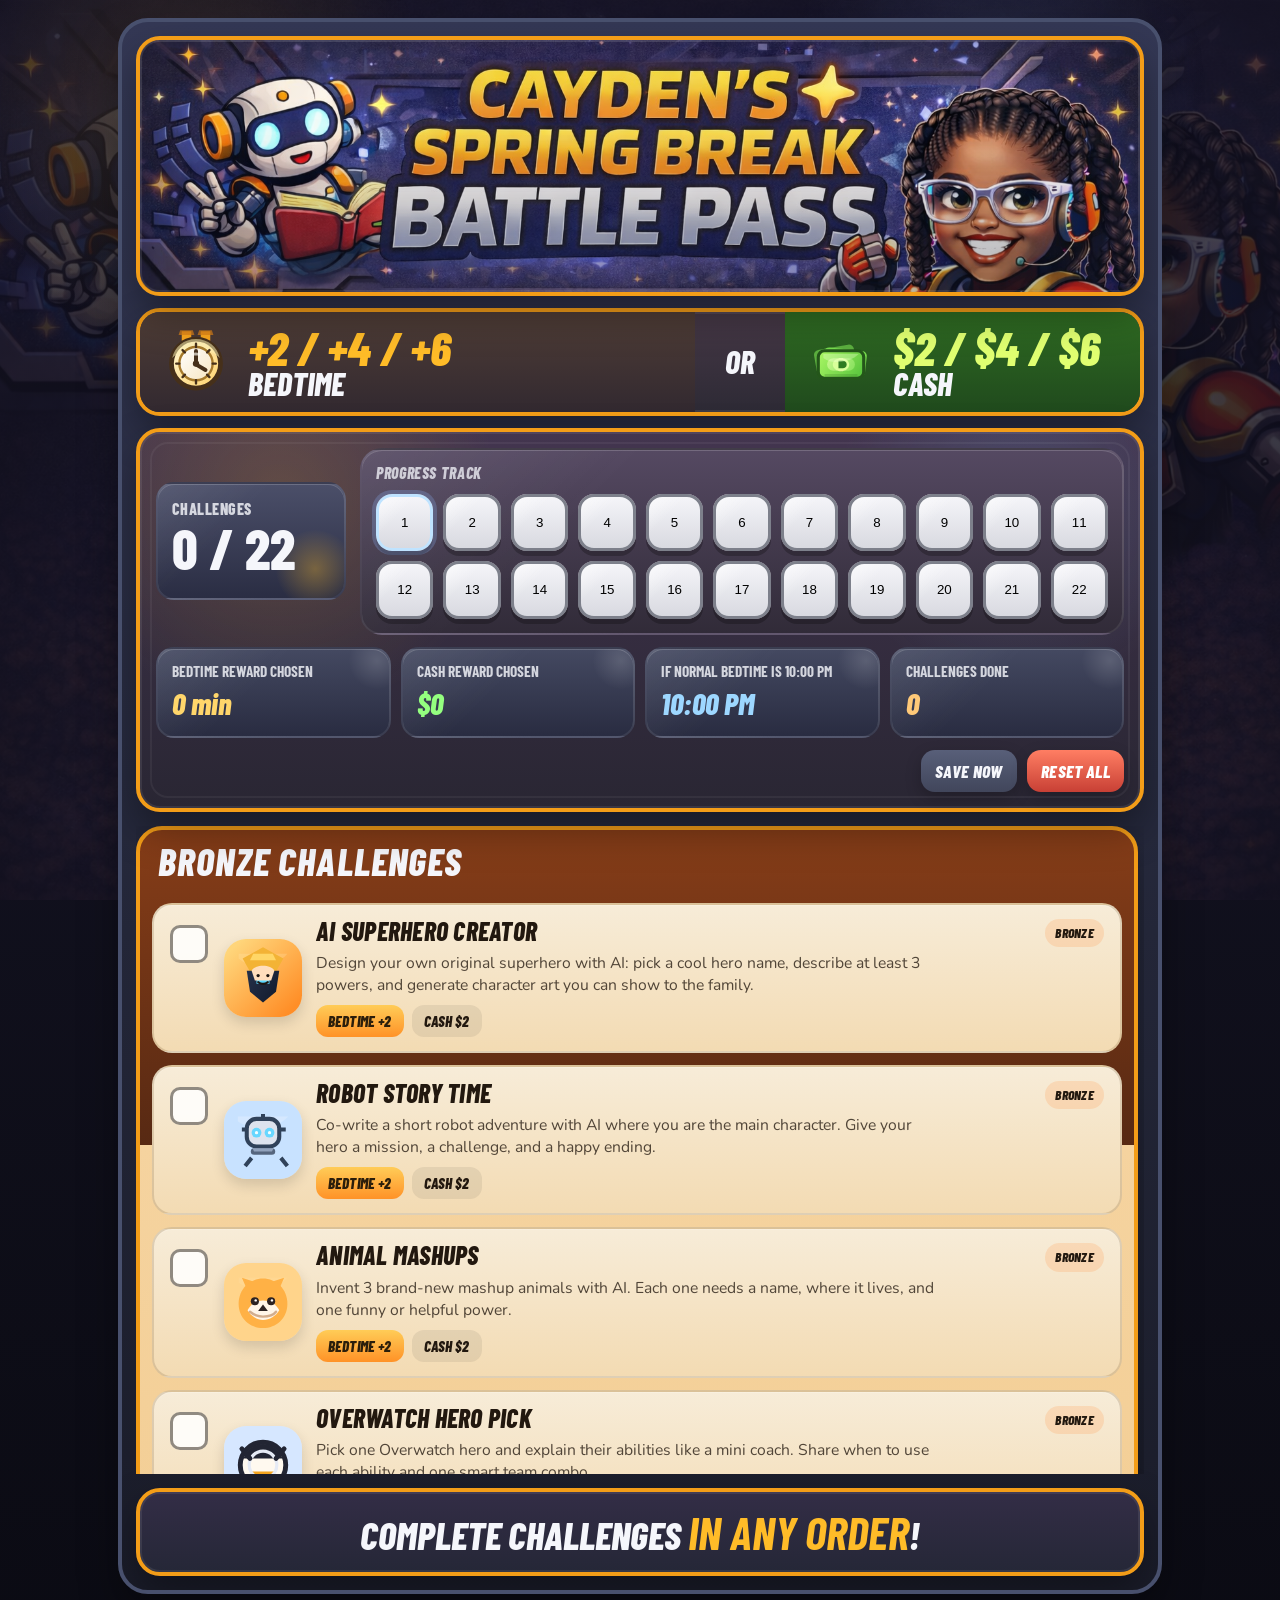
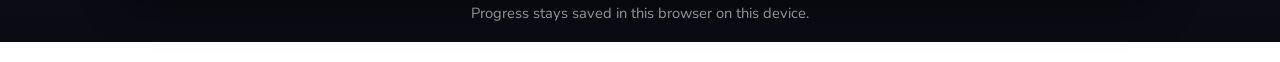
<file: index.html>
<!doctype html>
<html lang="en">
  <head>
    <meta charset="UTF-8" />
    <meta name="viewport" content="width=device-width, initial-scale=1.0" />
    <title>Spring Break Battle Pass</title>
    <meta http-equiv="refresh" content="0; url=./spring-break-battle-pass/" />
  </head>
  <body>
    <p>
      Redirecting to
      <a href="./spring-break-battle-pass/">Spring Break Battle Pass</a>...
    </p>
  </body>
</html>
</file>
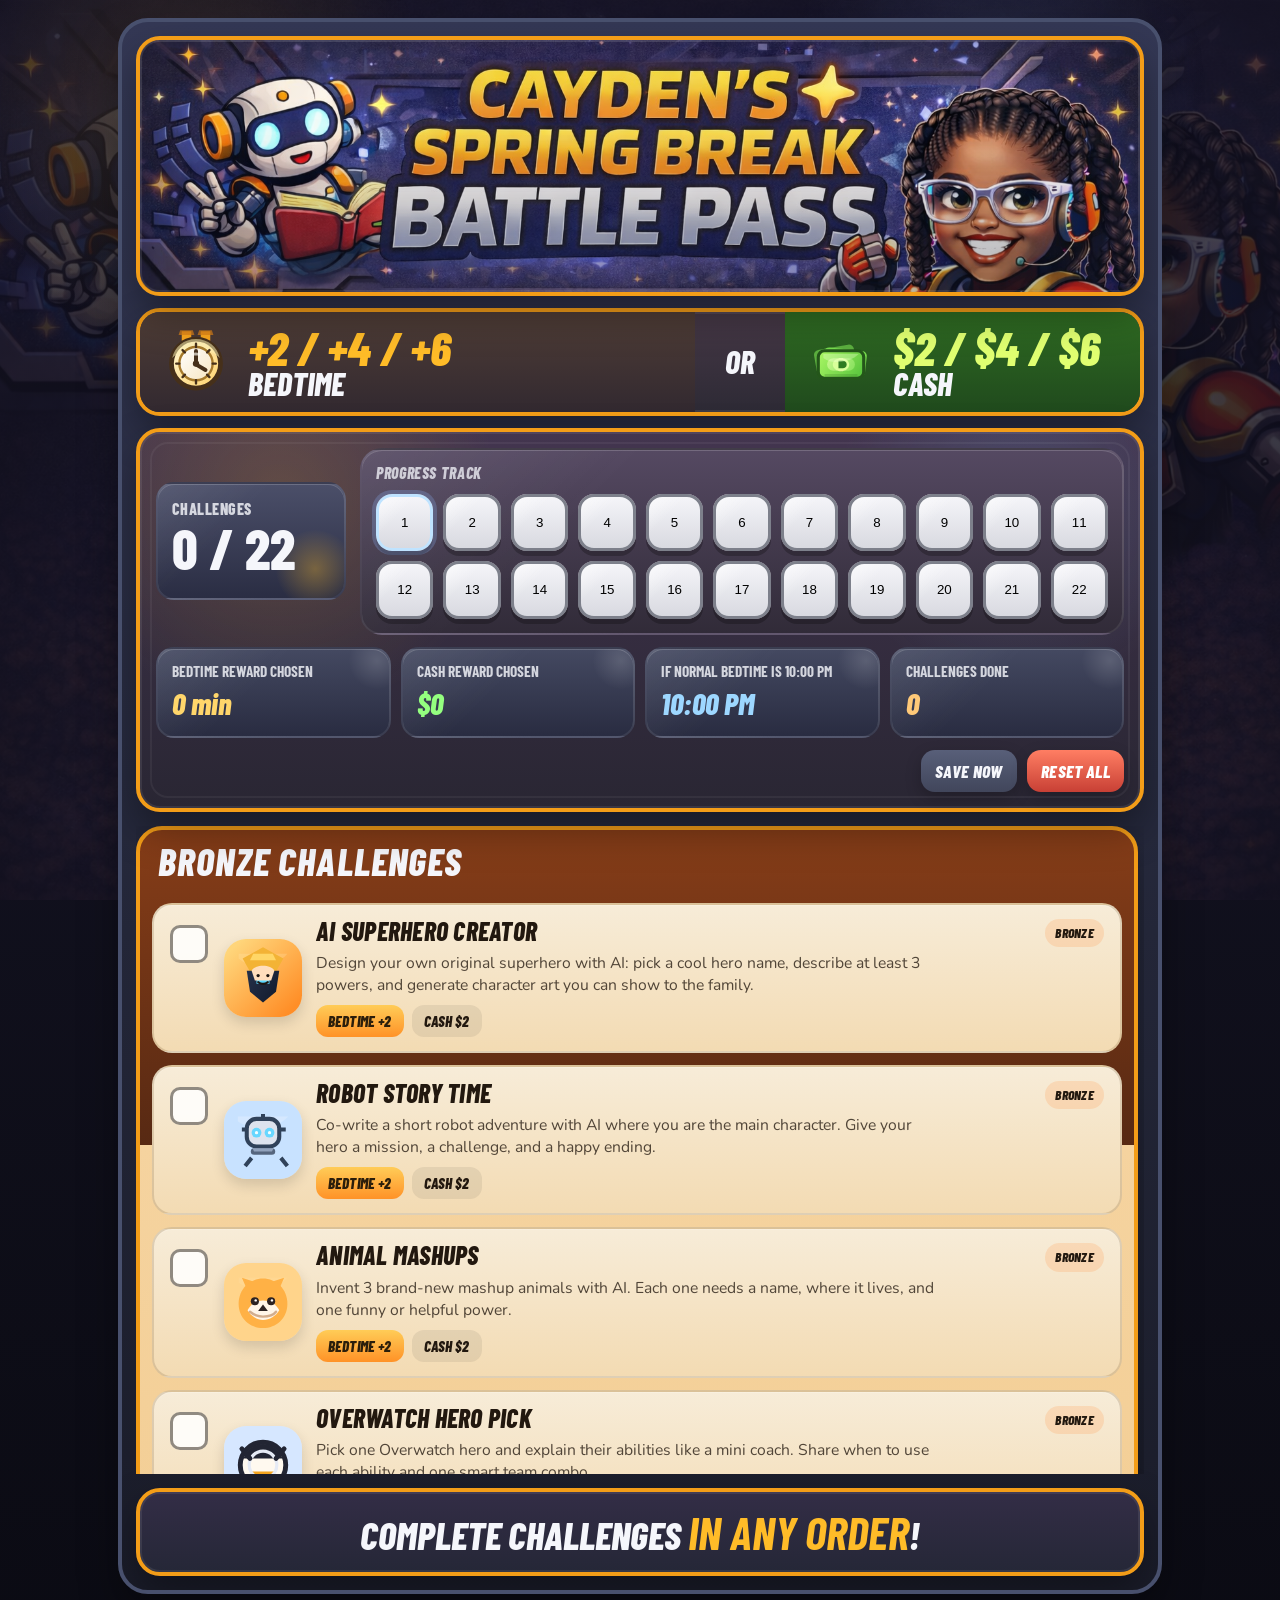
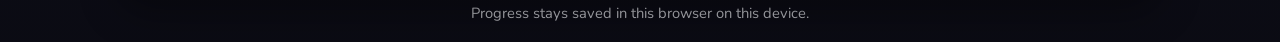
<file: spring-break-battle-pass/index.html>
<!doctype html>
<html lang="en">
  <head>
    <meta charset="UTF-8" />
    <meta name="viewport" content="width=device-width, initial-scale=1.0" />
    <title>Spring Break Battle Pass</title>
    <link rel="preconnect" href="https://fonts.googleapis.com" />
    <link rel="preconnect" href="https://fonts.gstatic.com" crossorigin />
    <link
      href="https://fonts.googleapis.com/css2?family=Barlow+Condensed:wght@600;700;800&family=Nunito:wght@700;800;900&display=swap"
      rel="stylesheet"
    />
    <style>
      :root {
        --bg-top: #292b48;
        --bg-bottom: #121420;
        --shell: #2a2d41;
        --shell-2: #1f2232;
        --frame: #f39d18;
        --frame-dark: #7d420f;
        --ink: #22180f;
        --cream: #f7ecd8;
        --cream-2: #ecd8ae;
        --silver: #dce6f6;
        --silver-2: #b9c6dc;
        --gold: #ffe59d;
        --gold-2: #efc55a;
        --bronze-head: #6a3415;
        --silver-head: #384d6f;
        --gold-head: #845711;
        --text: #f5f6fb;
        --muted: rgba(245, 246, 251, 0.82);
        --shadow: 0 18px 38px rgba(0, 0, 0, 0.34);
      }

      * {
        box-sizing: border-box;
      }

      body {
        margin: 0;
        min-height: 100vh;
        color: var(--text);
        font-family: Nunito, system-ui, sans-serif;
        line-height: 1.35;
        -webkit-font-smoothing: antialiased;
        text-rendering: optimizeLegibility;
        background:
          linear-gradient(rgba(20, 18, 34, 0.78), rgba(10, 10, 18, 0.9)),
          url("./caydens-spring-break-battle-pass.png") center top / cover fixed no-repeat,
          linear-gradient(180deg, var(--bg-top), var(--bg-bottom));
      }

      body::before {
        content: "";
        position: fixed;
        inset: 0;
        pointer-events: none;
        background:
          radial-gradient(circle at 15% 12%, rgba(255, 188, 40, 0.12), transparent 18%),
          radial-gradient(circle at 78% 8%, rgba(127, 164, 255, 0.12), transparent 16%);
      }

      .wrap {
        max-width: 1080px;
        margin: 0 auto;
        padding: 18px;
      }

      .board {
        background: linear-gradient(180deg, #343855, #232638 58%, #1a1c29);
        border: 4px solid #48506d;
        border-radius: 30px;
        box-shadow: var(--shadow);
        padding: 14px;
        backdrop-filter: blur(6px);
        overflow: hidden;
      }

      .banner,
      .reward-strip,
      .progress-panel,
      .footer-banner {
        border-radius: 24px;
        border: 4px solid var(--frame);
        box-shadow: inset 0 0 0 2px rgba(255, 255, 255, 0.08), var(--shadow);
      }

      .banner {
        min-height: 260px;
        display: block;
        padding: 0;
        background:
          linear-gradient(rgba(255, 255, 255, 0.02), rgba(255, 255, 255, 0.02)),
          url("./caydens-spring-break-battle-pass.png") center 8% / cover no-repeat;
        position: relative;
      }

      .banner::before {
        content: "";
        position: absolute;
        inset: 0;
        border-radius: 18px;
        box-shadow: inset 0 -90px 80px rgba(17, 17, 28, 0.28), inset 0 0 0 2px rgba(255, 255, 255, 0.06);
        pointer-events: none;
      }

      .sr-only {
        position: absolute;
        width: 1px;
        height: 1px;
        padding: 0;
        margin: -1px;
        overflow: hidden;
        clip: rect(0, 0, 0, 0);
        white-space: nowrap;
        border: 0;
      }

      .reward-strip {
        margin-top: 12px;
        display: grid;
        grid-template-columns: 1.25fr 90px 0.8fr;
        overflow: hidden;
        background: linear-gradient(180deg, #463846, #2d2a35);
      }

      .reward-panel,
      .reward-or {
        display: flex;
        align-items: center;
      }

      .reward-panel {
        gap: 14px;
        padding: 12px 18px;
        text-transform: uppercase;
        min-height: 92px;
      }

      .reward-panel.bedtime {
        background: linear-gradient(180deg, #4f3d36, #322930);
      }

      .reward-panel.cash {
        background: linear-gradient(180deg, #2f6b22, #204a1d);
      }

      .reward-or {
        justify-content: center;
        font-family: "Barlow Condensed", sans-serif;
        font-size: 2rem;
        font-style: italic;
        font-weight: 800;
      }

      .reward-icon {
        width: 76px;
        height: 76px;
        object-fit: contain;
        flex: 0 0 76px;
      }

      .reward-label {
        font-family: "Barlow Condensed", sans-serif;
        font-style: italic;
        font-weight: 800;
        line-height: 0.9;
        text-wrap: balance;
      }

      .reward-label .big {
        display: block;
        font-size: clamp(2rem, 4vw, 3rem);
        color: #ffbc28;
        white-space: nowrap;
      }

      .reward-panel.cash .reward-label .big {
        color: #e0ff71;
      }

      .reward-label .small {
        display: block;
        font-size: clamp(1.2rem, 2.8vw, 2rem);
      }

      .progress-panel {
        margin-top: 12px;
        background:
          radial-gradient(circle at 14% 18%, rgba(255, 188, 40, 0.18), transparent 24%),
          radial-gradient(circle at 88% 20%, rgba(127, 196, 255, 0.16), transparent 20%),
          linear-gradient(180deg, #43354f, #292633);
        padding: 16px;
        position: relative;
      }

      .progress-panel::before {
        content: "";
        position: absolute;
        inset: 10px;
        border-radius: 18px;
        border: 2px solid rgba(255, 255, 255, 0.05);
        pointer-events: none;
      }

      .progress-grid {
        display: grid;
        grid-template-columns: 190px 1fr;
        gap: 14px;
        align-items: center;
        position: relative;
        z-index: 1;
      }

      .progress-box,
      .track-wrap,
      .stat,
      .challenge {
        box-shadow: inset 0 1px 0 rgba(255, 255, 255, 0.18);
      }

      .progress-box {
        min-height: 118px;
        border-radius: 18px;
        padding: 14px;
        background:
          linear-gradient(135deg, rgba(255, 255, 255, 0.08), transparent 38%),
          linear-gradient(180deg, #4b4f69, #2a2d43);
        border: 2px solid rgba(255, 255, 255, 0.08);
        position: relative;
        overflow: hidden;
      }

      .progress-box::after {
        content: "";
        position: absolute;
        right: -10px;
        bottom: -10px;
        width: 78px;
        height: 78px;
        border-radius: 50%;
        background: radial-gradient(circle, rgba(255, 188, 40, 0.34), rgba(255, 188, 40, 0) 72%);
        pointer-events: none;
      }

      .progress-box .label {
        display: block;
        text-transform: uppercase;
        color: var(--muted);
        font-family: "Barlow Condensed", sans-serif;
        font-weight: 800;
        font-size: 1rem;
        letter-spacing: 0.03em;
        position: relative;
        z-index: 1;
        text-wrap: balance;
      }

      .progress-box .value {
        display: block;
        margin-top: 2px;
        font-family: "Barlow Condensed", sans-serif;
        font-weight: 800;
        font-size: clamp(2.4rem, 4.4vw, 4.4rem);
        line-height: 0.92;
        position: relative;
        z-index: 1;
        white-space: nowrap;
      }

      .track-wrap {
        border-radius: 22px;
        padding: 12px 14px 14px;
        background:
          linear-gradient(135deg, rgba(255, 255, 255, 0.08), transparent 30%),
          linear-gradient(180deg, #554962, #312b38);
        border: 2px solid rgba(255, 255, 255, 0.08);
        position: relative;
      }

      .track-wrap::before {
        content: "Progress Track";
        display: block;
        margin-bottom: 10px;
        color: rgba(245, 246, 251, 0.76);
        font-family: "Barlow Condensed", sans-serif;
        font-size: 1rem;
        font-style: italic;
        font-weight: 800;
        text-transform: uppercase;
        letter-spacing: 0.04em;
        text-wrap: balance;
      }

      .track {
        display: grid;
        grid-template-columns: repeat(auto-fit, minmax(52px, 1fr));
        gap: 10px;
      }

      .slot {
        aspect-ratio: 1 / 1;
        border: 0;
        border-radius: 16px;
        background:
          linear-gradient(135deg, rgba(255, 255, 255, 0.72), transparent 38%),
          linear-gradient(180deg, #f6f6fa, #d7d8df);
        box-shadow: inset 0 0 0 3px #7d808b, 0 5px 0 rgba(0, 0, 0, 0.24);
        position: relative;
        overflow: hidden;
        cursor: pointer;
        transition: transform 0.14s ease, filter 0.14s ease, box-shadow 0.14s ease;
      }

      .slot:hover {
        transform: translateY(-1px);
        filter: brightness(1.02);
      }

      .slot.done {
        background:
          linear-gradient(135deg, rgba(255, 255, 255, 0.42), transparent 36%),
          linear-gradient(180deg, #fff5a2, #ffc32b 62%, #ffa01d);
        box-shadow: inset 0 0 0 3px #fff0ae, 0 4px 0 rgba(0, 0, 0, 0.24);
      }

      .slot.done::after {
        content: "";
        position: absolute;
        right: -8px;
        bottom: -8px;
        width: 32px;
        height: 32px;
        border-radius: 50%;
        background: radial-gradient(circle, rgba(255, 255, 255, 0.82), rgba(255, 255, 255, 0) 72%);
      }

      .slot.active-target {
        box-shadow: inset 0 0 0 3px #bfe3ff, 0 0 0 4px rgba(143, 184, 255, 0.24), 0 4px 0 rgba(0, 0, 0, 0.24);
      }

      .slot:focus-visible {
        outline: none;
        box-shadow:
          inset 0 0 0 3px #bfe3ff,
          0 0 0 5px rgba(255, 184, 40, 0.4),
          0 4px 0 rgba(0, 0, 0, 0.24);
      }

      .slot .stamp {
        position: absolute;
        inset: 0;
        display: grid;
        place-items: center;
        font-family: "Barlow Condensed", sans-serif;
        font-style: italic;
        font-size: 0.88rem;
        font-weight: 800;
        color: rgba(49, 31, 0, 0.82);
        text-transform: uppercase;
        opacity: 0;
        transform: rotate(-8deg) scale(0.8);
        transition: transform 0.16s ease, opacity 0.16s ease;
      }

      .slot-number {
        transition: opacity 0.16s ease;
      }

      .slot.done .stamp {
        opacity: 1;
        transform: rotate(-8deg) scale(1);
      }

      .slot.done .slot-number {
        opacity: 0;
      }

      .stats-grid {
        display: grid;
        grid-template-columns: repeat(4, minmax(0, 1fr));
        gap: 10px;
        margin-top: 12px;
        position: relative;
        z-index: 1;
      }

      .stat {
        border-radius: 18px;
        padding: 12px 14px;
        background:
          linear-gradient(135deg, rgba(255, 255, 255, 0.08), transparent 42%),
          linear-gradient(180deg, #444961, #292c41);
        border: 2px solid rgba(255, 255, 255, 0.08);
        position: relative;
        overflow: hidden;
      }

      .stat::after {
        content: "";
        position: absolute;
        right: -16px;
        top: -16px;
        width: 56px;
        height: 56px;
        border-radius: 50%;
        background: radial-gradient(circle, rgba(255, 255, 255, 0.14), rgba(255, 255, 255, 0) 72%);
      }

      .stat-label {
        text-transform: uppercase;
        color: var(--muted);
        font-family: "Barlow Condensed", sans-serif;
        font-size: 0.96rem;
        font-weight: 700;
        position: relative;
        z-index: 1;
        text-wrap: balance;
      }

      .stat-value {
        margin-top: 2px;
        font-family: "Barlow Condensed", sans-serif;
        font-size: 1.9rem;
        font-style: italic;
        font-weight: 800;
        position: relative;
        z-index: 1;
        white-space: nowrap;
      }

      .stat:nth-child(1) .stat-value {
        color: #ffd66b;
      }

      .stat:nth-child(2) .stat-value {
        color: #94ff7f;
      }

      .stat:nth-child(3) .stat-value {
        color: #9dd7ff;
      }

      .stat:nth-child(4) .stat-value {
        color: #ffc978;
      }

      .save-controls {
        margin-top: 12px;
        display: flex;
        justify-content: flex-end;
        gap: 10px;
        flex-wrap: wrap;
      }

      .board-btn {
        border: 0;
        border-radius: 14px;
        padding: 10px 14px;
        font-family: "Barlow Condensed", sans-serif;
        font-size: 1.1rem;
        font-style: italic;
        font-weight: 800;
        text-transform: uppercase;
        letter-spacing: 0.02em;
        cursor: pointer;
        box-shadow: 0 6px 16px rgba(0, 0, 0, 0.22);
        transition: transform 0.14s ease, filter 0.14s ease, box-shadow 0.14s ease;
      }

      .board-btn:hover {
        transform: translateY(-1px);
        filter: brightness(1.03);
      }

      .board-btn:active {
        transform: translateY(0);
        filter: brightness(0.99);
      }

      .board-btn:focus-visible {
        outline: none;
        box-shadow: 0 0 0 4px rgba(255, 188, 40, 0.34), 0 6px 16px rgba(0, 0, 0, 0.26);
      }

      .board-btn.ghost {
        background: linear-gradient(180deg, #585f79, #41465b);
        color: var(--text);
      }

      .board-btn.danger {
        background: linear-gradient(180deg, #ff7e63, #c84035);
        color: white;
      }

      .challenge-board {
        margin-top: 14px;
        display: grid;
        grid-template-columns: minmax(0, 1fr);
        gap: 16px;
        max-height: 72vh;
        overflow-y: auto;
        padding-right: 6px;
      }

      .challenge-board::-webkit-scrollbar {
        width: 10px;
      }

      .challenge-board::-webkit-scrollbar-thumb {
        background: linear-gradient(180deg, rgba(255, 188, 40, 0.8), rgba(170, 104, 20, 0.8));
        border-radius: 999px;
      }

      .challenge-board::-webkit-scrollbar-track {
        background: rgba(255, 255, 255, 0.06);
        border-radius: 999px;
      }

      .challenge-group {
        border-radius: 26px;
        overflow: hidden;
        box-shadow: var(--shadow);
        border: 4px solid var(--frame);
      }

      .challenge-group.bronze {
        background: linear-gradient(180deg, #863d18, #572913 26%, #f5d39f 26%, #f1c98a 100%);
      }

      .challenge-group.silver {
        background: linear-gradient(180deg, #44618f, #314766 26%, #dfe6f2 26%, #cdd8eb 100%);
      }

      .challenge-group.gold {
        background: linear-gradient(180deg, #9d6a16, #7a5211 26%, #ffe6a3 26%, #f3d272 100%);
      }

      .challenge-group h3 {
        margin: 0;
        padding: 14px 18px 12px;
        text-align: left;
        text-transform: uppercase;
        font-family: "Barlow Condensed", sans-serif;
        font-size: clamp(1.8rem, 3vw, 2.5rem);
        font-style: italic;
        font-weight: 800;
        line-height: 0.9;
        letter-spacing: 0.03em;
      }

      .challenge-list {
        display: grid;
        gap: 12px;
        padding: 12px 12px 16px;
      }

      .challenge {
        position: relative;
        display: grid;
        grid-template-columns: 40px 78px minmax(0, 1fr);
        column-gap: 14px;
        row-gap: 8px;
        align-items: center;
        padding: 14px 16px;
        border-radius: 20px;
        background: linear-gradient(180deg, var(--cream), #f3dbb3);
        color: var(--ink);
        border: 2px solid rgba(107, 73, 29, 0.18);
        transition: transform 0.14s ease, box-shadow 0.14s ease;
      }

      .challenge:hover {
        transform: translateY(-1px);
        box-shadow: 0 9px 20px rgba(33, 20, 7, 0.12), inset 0 1px 0 rgba(255, 255, 255, 0.32);
      }

      .challenge > * {
        min-width: 0;
      }

      .challenge-top {
        display: flex;
        align-items: start;
        justify-content: space-between;
        gap: 12px;
        flex-wrap: nowrap;
      }

      .challenge-group.silver .challenge {
        background: linear-gradient(180deg, #edf2f9, #dce5f1);
        color: #1f2e47;
        border-color: rgba(46, 72, 109, 0.16);
      }

      .challenge-group.gold .challenge {
        background: linear-gradient(180deg, #fff1bc, #f6de8a);
        color: #3a2b0f;
        border-color: rgba(114, 82, 15, 0.16);
      }

      .challenge.spotlight {
        outline: 4px solid rgba(143, 184, 255, 0.28);
      }

      .challenge-toggle {
        width: 38px;
        height: 38px;
        margin: 0;
        appearance: none;
        border: 3px solid rgba(43, 34, 21, 0.52);
        border-radius: 10px;
        background: rgba(255, 255, 255, 0.85);
        cursor: pointer;
        position: relative;
        transition: box-shadow 0.14s ease, border-color 0.14s ease;
      }

      .challenge-toggle {
        align-self: start;
        margin-top: 6px;
      }

      .challenge-toggle::after {
        content: "";
        position: absolute;
        inset: 6px;
        border-radius: 6px;
        background: linear-gradient(180deg, #ffcb57, #ff8b21);
        opacity: 0;
        transform: scale(0.6);
        transition: transform 0.16s ease, opacity 0.16s ease;
      }

      .challenge-toggle:checked::after {
        opacity: 1;
        transform: scale(1);
      }

      .challenge-toggle:focus-visible {
        outline: none;
        box-shadow: 0 0 0 4px rgba(255, 188, 40, 0.3);
      }

      .challenge-art {
        width: 78px;
        height: 78px;
        border-radius: 22px;
        overflow: hidden;
        align-self: center;
        box-shadow: 0 6px 14px rgba(0, 0, 0, 0.14);
      }

      .challenge-art img {
        width: 100%;
        height: 100%;
        display: block;
        object-fit: cover;
      }

      .challenge-main {
        min-width: 0;
        display: grid;
        gap: 6px;
      }

      .challenge-title {
        font-family: "Barlow Condensed", sans-serif;
        font-size: clamp(1.45rem, 2vw, 1.95rem);
        font-weight: 800;
        font-style: italic;
        text-transform: uppercase;
        line-height: 0.96;
        letter-spacing: 0.01em;
        text-wrap: balance;
      }

      .challenge-desc,
      .level-chip {
        display: block;
      }

      .level-chip {
        border-radius: 999px;
        padding: 5px 10px;
        font-family: "Barlow Condensed", sans-serif;
        font-size: 0.85rem;
        font-style: italic;
        font-weight: 800;
        text-transform: uppercase;
        letter-spacing: 0.02em;
        background: rgba(33, 28, 25, 0.1);
        white-space: nowrap;
        align-self: start;
      }

      .level-chip.bronze {
        background: rgba(255, 151, 76, 0.22);
      }

      .level-chip.silver {
        background: rgba(120, 170, 255, 0.22);
      }

      .level-chip.gold {
        background: rgba(255, 196, 60, 0.25);
      }

      .challenge-desc {
        margin-top: 0;
        color: rgba(34, 24, 15, 0.78);
        line-height: 1.4;
        font-size: 0.98rem;
        max-width: 70ch;
        text-wrap: pretty;
      }

      .challenge-group.silver .challenge-desc {
        color: rgba(31, 46, 71, 0.78);
      }

      .challenge-group.gold .challenge-desc {
        color: rgba(58, 43, 15, 0.78);
      }

      .reward-buttons {
        display: flex;
        gap: 8px;
        flex-wrap: wrap;
        margin-top: 2px;
        align-items: center;
      }

      .reward-btn {
        border: 0;
        border-radius: 12px;
        padding: 7px 12px;
        background: rgba(33, 28, 25, 0.08);
        color: inherit;
        font-family: "Barlow Condensed", sans-serif;
        font-size: 0.95rem;
        font-style: italic;
        font-weight: 800;
        text-transform: uppercase;
        letter-spacing: 0.01em;
        cursor: pointer;
        transition: transform 0.14s ease, filter 0.14s ease, box-shadow 0.14s ease;
        white-space: nowrap;
      }

      .reward-btn:hover {
        transform: translateY(-1px);
        filter: brightness(1.03);
      }

      .reward-btn:focus-visible {
        outline: none;
        box-shadow: 0 0 0 4px rgba(255, 188, 40, 0.3);
      }

      .reward-btn.active {
        background: linear-gradient(180deg, #ffcc57, #ff9227);
        color: #2b1e0b;
      }

      .reward-btn.cash.active {
        background: linear-gradient(180deg, #8efb73, #3dc254);
        color: #17301b;
      }

      .footer-banner {
        margin-top: 14px;
        padding: 18px 22px;
        background: linear-gradient(180deg, #332d46, #252737);
        text-align: center;
        text-transform: uppercase;
        font-family: "Barlow Condensed", sans-serif;
        font-size: clamp(1.6rem, 3vw, 2.9rem);
        font-style: italic;
        font-weight: 800;
        line-height: 0.95;
        text-wrap: balance;
      }

      .footer-banner strong {
        color: #ffbc28;
        font-size: 1.2em;
      }

      .footer-note {
        margin-top: 10px;
        text-align: center;
        color: rgba(245, 246, 251, 0.7);
        font-size: 0.92rem;
        text-wrap: balance;
      }

      @media (max-width: 980px) {
        .progress-grid {
          grid-template-columns: 1fr;
        }

        .stats-grid {
          grid-template-columns: repeat(2, minmax(0, 1fr));
        }

        .challenge-board {
          max-height: none;
          overflow: visible;
          padding-right: 0;
        }
      }

      @media (max-width: 760px) {
        .banner,
        .reward-strip {
          grid-template-columns: 1fr;
        }

        .banner {
          min-height: 180px;
          background-position: center 10%;
        }

        .reward-or {
          padding: 6px 0;
        }

        .track {
          grid-template-columns: repeat(6, minmax(0, 1fr));
        }

        .stats-grid {
          grid-template-columns: 1fr;
        }

        .progress-box .value,
        .stat-value {
          white-space: normal;
        }
      }

      @media (max-width: 980px) {
        .challenge-desc {
          max-width: none;
          font-size: 1rem;
          line-height: 1.3;
        }
      }

      @media (max-width: 600px) {
        .challenge {
          grid-template-columns: 38px 64px 1fr;
          align-items: start;
          gap: 12px;
          padding: 12px;
        }

        .challenge-toggle {
          margin-top: 6px;
        }

        .challenge-art {
          width: 60px;
          height: 60px;
        }

        .challenge-top {
          flex-wrap: wrap;
        }

        .challenge-title {
          font-size: 1.35rem;
        }

        .challenge-desc {
          font-size: 0.92rem;
        }
      }
    </style>
  </head>
  <body>
    <div class="wrap">
      <main class="board">
        <section class="banner">
          <h1 class="sr-only">Cayden's Spring Break Battle Pass</h1>
        </section>

        <section class="reward-strip" aria-label="Rewards">
          <div class="reward-panel bedtime">
            <img class="reward-icon" src="./assets/reward-clock.svg" alt="Clock reward" />
            <div class="reward-label">
              <span class="big">+2 / +4 / +6</span>
              <span class="small">Bedtime</span>
            </div>
          </div>
          <div class="reward-or">OR</div>
          <div class="reward-panel cash">
            <img class="reward-icon" src="./assets/reward-cash.svg" alt="Cash reward" />
            <div class="reward-label">
              <span class="big">$2 / $4 / $6</span>
              <span class="small">Cash</span>
            </div>
          </div>
        </section>

        <section class="progress-panel">
          <div class="progress-grid">
            <div class="progress-box">
              <span class="label">Challenges</span>
              <span class="value" id="challengeCount">0 / 12</span>
            </div>
            <div class="track-wrap">
              <div class="track" id="progressTrack" aria-label="Progress track"></div>
            </div>
          </div>

          <div class="stats-grid">
            <div class="stat">
              <div class="stat-label">Bedtime reward chosen</div>
              <div class="stat-value" id="bedtimeMinutes">0 min</div>
            </div>
            <div class="stat">
              <div class="stat-label">Cash reward chosen</div>
              <div class="stat-value" id="cashTotal">$0</div>
            </div>
            <div class="stat">
              <div class="stat-label">If normal bedtime is 10:00 PM</div>
              <div class="stat-value" id="newBedtime">10:00 PM</div>
            </div>
            <div class="stat">
              <div class="stat-label">Challenges done</div>
              <div class="stat-value" id="doneCount">0</div>
            </div>
          </div>

          <div class="save-controls">
            <button class="board-btn ghost" id="saveBtn" type="button">Save Now</button>
            <button class="board-btn danger" id="resetBtn" type="button">Reset All</button>
          </div>
        </section>

        <section class="challenge-board" id="challengeGroups"></section>

        <section class="footer-banner">
          Complete challenges <strong>in any order</strong>!
        </section>
      </main>

      <div class="footer-note">Progress stays saved in this browser on this device.</div>
    </div>

    <script src="./fun.js" defer></script>
    <script src="./confetti.js" defer></script>
    <script src="./app.js" defer></script>
  </body>
</html>
</file>
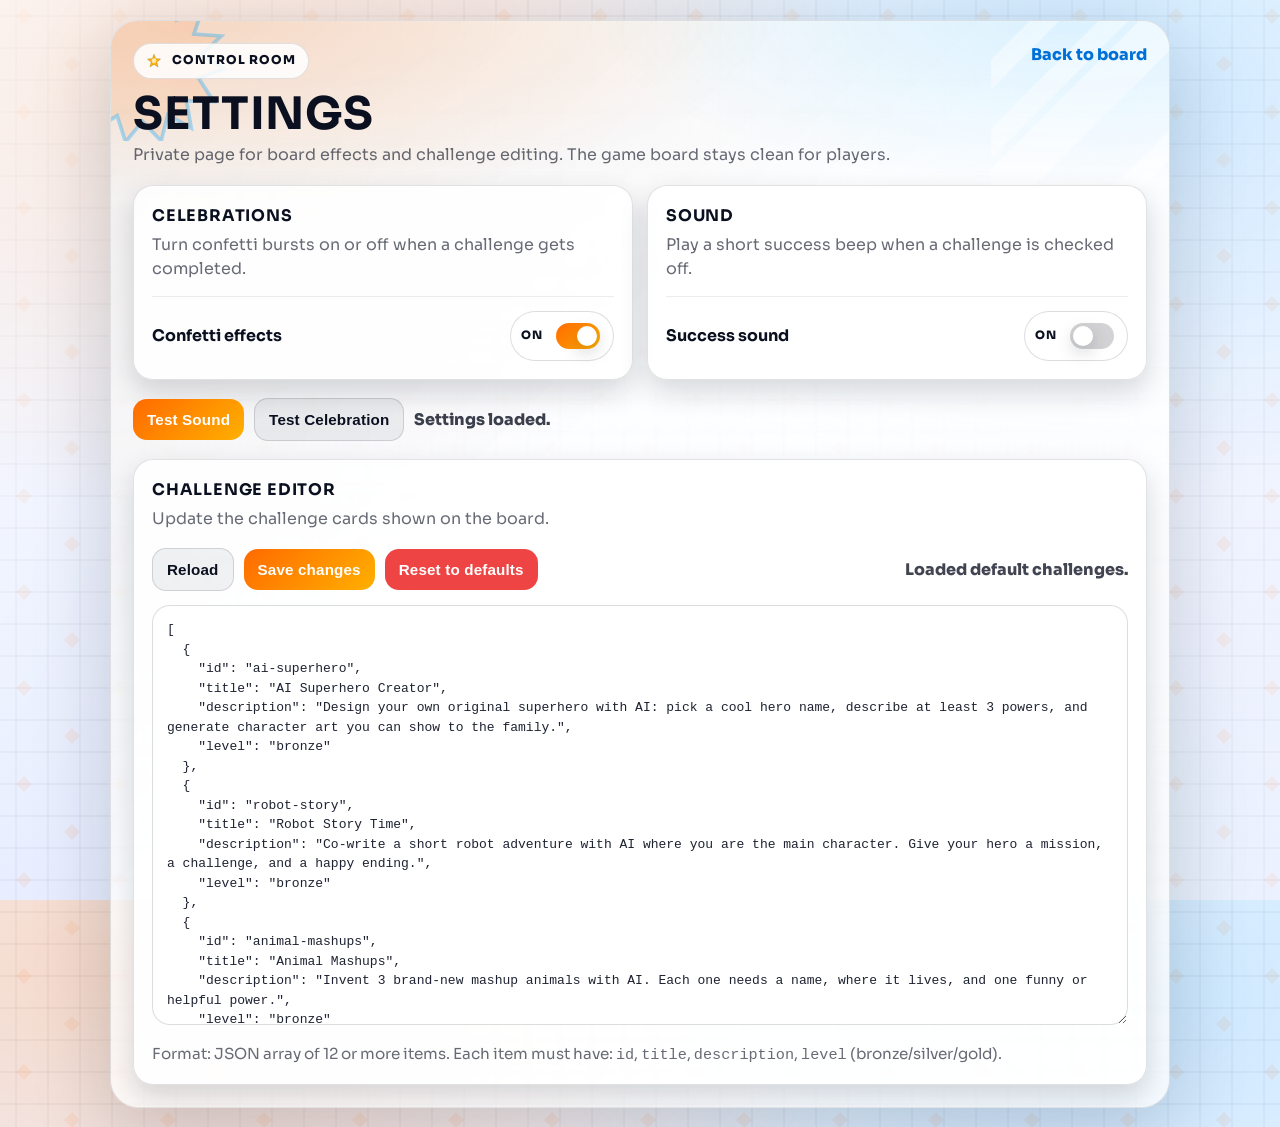
<file: spring-break-battle-pass/settings/index.html>
<!doctype html>
<html lang="en">
  <head>
    <meta charset="UTF-8" />
    <meta name="viewport" content="width=device-width, initial-scale=1.0" />
    <title>Settings - Spring Break Battle Pass</title>
    <link rel="preconnect" href="https://fonts.googleapis.com" />
    <link rel="preconnect" href="https://fonts.gstatic.com" crossorigin />
    <link
      href="https://fonts.googleapis.com/css2?family=Sora:wght@400;600;700;800&display=swap"
      rel="stylesheet"
    />
    <link rel="stylesheet" href="../styles.css" />
    <style>
      .wrap {
        max-width: 1100px;
      }

      .panel {
        padding: 22px;
        position: relative;
        overflow: hidden;
      }

      .panel::after {
        content: "";
        position: absolute;
        inset: -2px;
        background:
          url("../assets/stripe-corners.svg") right top / 180px 180px no-repeat,
          url("../assets/burst-ring.svg") left -20px top -28px / 150px 150px no-repeat,
          radial-gradient(900px 300px at 10% 0%, rgba(255, 106, 0, 0.2), transparent 62%),
          radial-gradient(780px 280px at 90% 0%, rgba(0, 163, 255, 0.14), transparent 60%),
          linear-gradient(135deg, rgba(11, 16, 32, 0.06), transparent 45%);
        opacity: 0.92;
        pointer-events: none;
      }

      .panel > * {
        position: relative;
        z-index: 1;
      }

      .top {
        display: flex;
        justify-content: space-between;
        gap: 16px;
        align-items: start;
        flex-wrap: wrap;
        margin-bottom: 2px;
      }

      .tag {
        display: inline-flex;
        align-items: center;
        gap: 10px;
        padding: 8px 12px;
        border-radius: 999px;
        background: rgba(255, 255, 255, 0.86);
        border: 1px solid rgba(11, 16, 32, 0.12);
        font-size: 0.76rem;
        font-weight: 900;
        letter-spacing: 0.08em;
        text-transform: uppercase;
      }

      .tag::before {
        content: "";
        width: 16px;
        height: 16px;
        background: url("../assets/badge-star.svg") center/contain no-repeat;
      }

      h1 {
        margin: 14px 0 0;
        font-size: clamp(1.8rem, 4vw, 2.8rem);
        text-transform: uppercase;
        letter-spacing: 0.02em;
        line-height: 0.95;
        text-wrap: balance;
      }

      .sub {
        color: var(--muted);
        margin: 8px 0 0;
        max-width: 70ch;
        line-height: 1.5;
        text-wrap: pretty;
      }

      .grid {
        display: grid;
        grid-template-columns: 1fr 1fr;
        gap: 14px;
        margin-top: 18px;
      }

      .card {
        background: rgba(255, 255, 255, 0.86);
        border: 1px solid rgba(11, 16, 32, 0.12);
        border-radius: 20px;
        padding: 18px;
        box-shadow: var(--shadow-tight);
        backdrop-filter: blur(1.5px);
      }

      .card h2 {
        margin: 0 0 6px;
        font-size: 1rem;
        text-transform: uppercase;
        letter-spacing: 0.05em;
        text-wrap: balance;
      }

      .card p,
      .card li {
        margin: 0;
        color: var(--muted);
        line-height: 1.45;
        overflow-wrap: anywhere;
      }

      .card p {
        max-width: 58ch;
      }

      .toggle-row {
        display: flex;
        align-items: center;
        justify-content: space-between;
        gap: 12px;
        margin-top: 16px;
        padding-top: 14px;
        border-top: 1px solid rgba(11, 16, 32, 0.08);
      }

      .toggle {
        display: inline-flex;
        align-items: center;
        gap: 10px;
        border: 1px solid rgba(11, 16, 32, 0.14);
        background: rgba(255, 255, 255, 0.9);
        border-radius: 999px;
        padding: 8px 10px;
        font-weight: 900;
        text-transform: uppercase;
        letter-spacing: 0.04em;
        font-size: 0.72rem;
      }

      .toggle input {
        width: 44px;
        height: 26px;
        appearance: none;
        border-radius: 999px;
        background: rgba(11, 16, 32, 0.18);
        position: relative;
        outline: none;
        cursor: pointer;
        transition: background 0.16s ease, box-shadow 0.16s ease;
      }

      .toggle input::after {
        content: "";
        position: absolute;
        top: 3px;
        left: 3px;
        width: 20px;
        height: 20px;
        border-radius: 50%;
        background: white;
        box-shadow: 0 6px 18px rgba(11, 16, 32, 0.2);
        transition: transform 0.16s ease;
      }

      .toggle input:checked {
        background: linear-gradient(135deg, var(--accent), var(--accent-2));
      }

      .toggle input:checked::after {
        transform: translateX(18px);
      }

      .toggle input:focus-visible {
        box-shadow: 0 0 0 3px rgba(255, 106, 0, 0.22);
      }

      .actions {
        display: flex;
        gap: 10px;
        flex-wrap: wrap;
        align-items: center;
        margin-top: 18px;
      }

      .status {
        font-weight: 900;
        color: rgba(11, 16, 32, 0.8);
        min-height: 1.25em;
        overflow-wrap: anywhere;
      }

      .editor-card {
        margin-top: 18px;
      }

      textarea {
        width: 100%;
        min-height: 420px;
        resize: vertical;
        border-radius: 18px;
        border: 1px solid rgba(11, 16, 32, 0.14);
        background: rgba(255, 255, 255, 0.84);
        padding: 14px;
        font-family: ui-monospace, SFMono-Regular, Menlo, Monaco, Consolas,
          "Liberation Mono", "Courier New", monospace;
        font-size: 13px;
        line-height: 1.5;
        color: rgba(11, 16, 32, 0.92);
        margin-top: 14px;
        box-shadow: inset 0 1px 0 rgba(255, 255, 255, 0.65);
      }

      textarea:focus-visible {
        outline: none;
        box-shadow: var(--ring);
      }

      .hint {
        color: var(--muted);
        margin: 12px 0 0;
        font-size: 0.95rem;
        line-height: 1.45;
        overflow-wrap: anywhere;
      }

      .admin-status {
        margin-left: auto;
      }

      @media (max-width: 720px) {
        .grid {
          grid-template-columns: 1fr;
        }
      }

      @media (max-width: 480px) {
        .wrap {
          padding: 12px;
        }

        .panel {
          padding: 16px;
          border-radius: 20px;
        }

        .admin-status {
          margin-left: 0;
        }
      }
    </style>
  </head>
  <body>
    <div class="wrap">
      <main class="panel">
        <div class="top">
          <div>
            <div class="tag">Control Room</div>
            <h1>Settings</h1>
            <p class="sub">
              Private page for board effects and challenge editing. The game board stays clean for players.
            </p>
          </div>
          <div>
            <a href="../index.html">Back to board</a>
          </div>
        </div>

        <div class="grid">
          <section class="card">
            <h2>Celebrations</h2>
            <p>Turn confetti bursts on or off when a challenge gets completed.</p>
            <div class="toggle-row">
              <strong>Confetti effects</strong>
              <label class="toggle">
                <span>On</span>
                <input id="celebrateToggle" type="checkbox" />
              </label>
            </div>
          </section>

          <section class="card">
            <h2>Sound</h2>
            <p>Play a short success beep when a challenge is checked off.</p>
            <div class="toggle-row">
              <strong>Success sound</strong>
              <label class="toggle">
                <span>On</span>
                <input id="soundToggle" type="checkbox" />
              </label>
            </div>
          </section>
        </div>

        <div class="actions">
          <button class="btn-primary" id="testSoundBtn" type="button">Test Sound</button>
          <button class="btn-ghost" id="testConfettiBtn" type="button">Test Celebration</button>
          <span class="status" id="settingsStatus">Settings loaded.</span>
        </div>

        <section class="card editor-card">
          <h2>Challenge Editor</h2>
          <p>Update the challenge cards shown on the board.</p>

          <div class="actions">
            <button class="btn-ghost" id="reloadBtn" type="button">Reload</button>
            <button class="btn-primary" id="saveBtn" type="button">Save changes</button>
            <button class="btn-danger" id="resetDefaultBtn" type="button">Reset to defaults</button>
            <span class="status admin-status" id="adminStatus"></span>
          </div>

          <textarea id="editor" spellcheck="false"></textarea>
          <div class="hint">
            Format: JSON array of 12 or more items. Each item must have: <code>id</code>, <code>title</code>,
            <code>description</code>, <code>level</code> (bronze/silver/gold).
          </div>
        </section>
      </main>
    </div>

    <script src="../fun.js" defer></script>
    <script src="../confetti.js" defer></script>
    <script src="./settings.js" defer></script>
  </body>
</html>
</file>
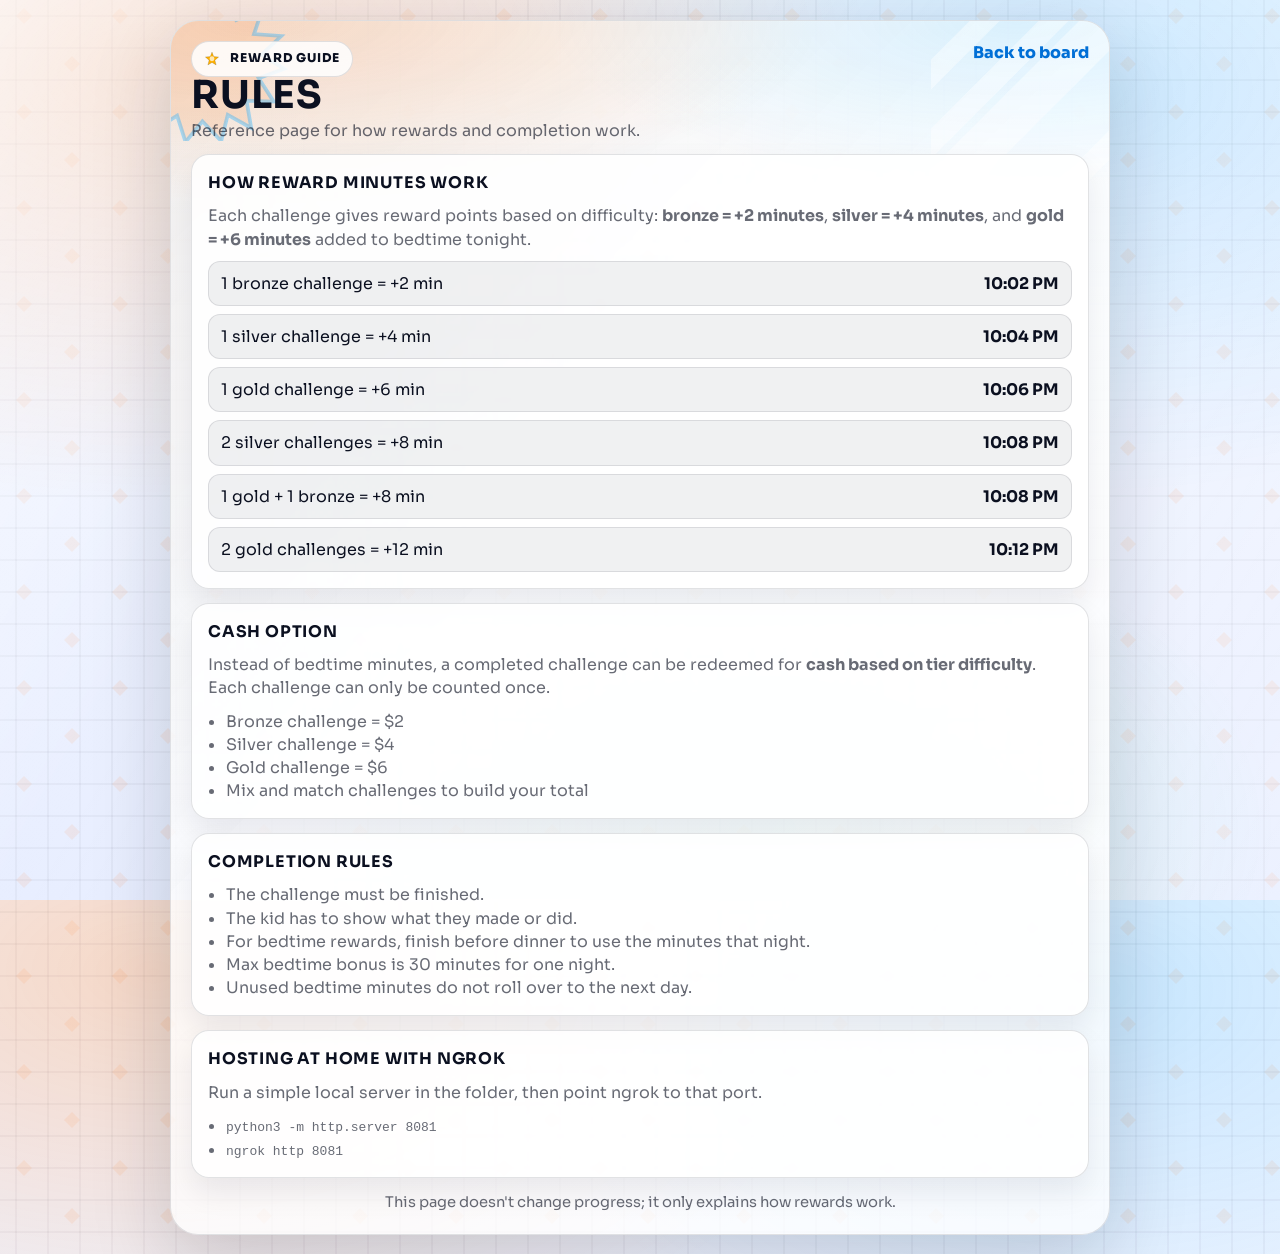
<file: spring-break-battle-pass/rules.html>
<!doctype html>
<html lang="en">
  <head>
    <meta charset="UTF-8" />
    <meta name="viewport" content="width=device-width, initial-scale=1.0" />
    <title>Rules - Spring Break Battle Pass</title>
    <link rel="preconnect" href="https://fonts.googleapis.com" />
    <link rel="preconnect" href="https://fonts.gstatic.com" crossorigin />
    <link
      href="https://fonts.googleapis.com/css2?family=Sora:wght@400;600;700;800&display=swap"
      rel="stylesheet"
    />
    <link rel="stylesheet" href="./styles.css" />
    <style>
      .wrap {
        max-width: 980px;
      }

      .panel {
        padding: 20px;
        position: relative;
        overflow: hidden;
      }

      .panel::after {
        content: "";
        position: absolute;
        inset: -2px;
        background:
          url("./assets/stripe-corners.svg") right top / 180px 180px no-repeat,
          url("./assets/burst-ring.svg") left -20px top -28px / 150px 150px no-repeat,
          radial-gradient(900px 300px at 10% 0%, rgba(255, 106, 0, 0.2), transparent 62%),
          radial-gradient(780px 280px at 90% 0%, rgba(0, 163, 255, 0.14), transparent 60%),
          linear-gradient(135deg, rgba(11, 16, 32, 0.06), transparent 45%);
        opacity: 0.92;
        pointer-events: none;
      }

      .panel > * {
        position: relative;
        z-index: 1;
      }

      .top {
        display: flex;
        align-items: start;
        justify-content: space-between;
        gap: 12px;
        flex-wrap: wrap;
        margin-bottom: 12px;
      }

      h1 {
        margin: 0;
        font-size: clamp(1.6rem, 4vw, 2.4rem);
        text-transform: uppercase;
        letter-spacing: 0.02em;
        line-height: 0.95;
        text-wrap: balance;
      }

      .tag {
        display: inline-flex;
        align-items: center;
        gap: 10px;
        padding: 8px 12px;
        border-radius: 999px;
        background: rgba(255, 255, 255, 0.86);
        border: 1px solid rgba(11, 16, 32, 0.12);
        font-size: 0.76rem;
        font-weight: 900;
        letter-spacing: 0.08em;
        text-transform: uppercase;
      }

      .tag::before {
        content: "";
        width: 16px;
        height: 16px;
        background: url("./assets/badge-star.svg") center/contain no-repeat;
      }

      .sub {
        color: var(--muted);
        margin: 6px 0 0;
        max-width: 72ch;
        line-height: 1.45;
        text-wrap: pretty;
      }

      .rules {
        display: grid;
        gap: 14px;
        margin-top: 12px;
      }

      .rule-card {
        background: rgba(255, 255, 255, 0.86);
        border: 1px solid rgba(11, 16, 32, 0.12);
        border-radius: 18px;
        padding: 16px;
        box-shadow: 0 14px 30px rgba(11, 16, 32, 0.08);
        backdrop-filter: blur(1.5px);
      }

      .rule-card h3 {
        margin: 0 0 10px;
        font-size: 1rem;
        text-transform: uppercase;
        letter-spacing: 0.05em;
        text-wrap: balance;
      }

      .rule-card p,
      .rule-card li {
        color: var(--muted);
        line-height: 1.45;
        overflow-wrap: anywhere;
      }

      .rule-card p {
        margin: 0;
      }

      .rule-card ul {
        margin: 10px 0 0 18px;
        padding: 0;
      }

      .time-table {
        display: grid;
        gap: 8px;
        margin-top: 10px;
      }

      .time-row {
        display: grid;
        grid-template-columns: 1fr auto;
        gap: 10px;
        background: rgba(11, 16, 32, 0.06);
        border-radius: 12px;
        padding: 10px 12px;
        color: var(--text);
        border: 1px solid rgba(11, 16, 32, 0.1);
        overflow-wrap: anywhere;
      }

      .footer-note {
        margin-top: 14px;
        color: var(--muted);
        font-size: 0.92rem;
        text-align: center;
        text-wrap: balance;
      }

      @media (max-width: 480px) {
        .wrap {
          padding: 12px;
        }
        .panel {
          padding: 16px;
          border-radius: 20px;
        }
      }
    </style>
  </head>
  <body>
    <div class="wrap">
      <main class="panel">
        <div class="top">
          <div>
            <div class="tag">Reward Guide</div>
            <h1>Rules</h1>
            <p class="sub">Reference page for how rewards and completion work.</p>
          </div>
          <div>
            <a href="./index.html" aria-label="Back to battle pass">Back to board</a>
          </div>
        </div>

        <div class="rules">
          <div class="rule-card">
            <h3>How reward minutes work</h3>
            <p>
              Each challenge gives reward points based on difficulty:
              <strong>bronze = +2 minutes</strong>, <strong>silver = +4 minutes</strong>,
              and <strong>gold = +6 minutes</strong> added to bedtime tonight.
            </p>
            <div class="time-table" id="bedtimeTable"></div>
          </div>

          <div class="rule-card">
            <h3>Cash option</h3>
            <p>
              Instead of bedtime minutes, a completed challenge can be redeemed for
              <strong>cash based on tier difficulty</strong>. Each challenge can only be counted once.
            </p>
            <ul>
              <li>Bronze challenge = $2</li>
              <li>Silver challenge = $4</li>
              <li>Gold challenge = $6</li>
              <li>Mix and match challenges to build your total</li>
            </ul>
          </div>

          <div class="rule-card">
            <h3>Completion rules</h3>
            <ul>
              <li>The challenge must be finished.</li>
              <li>The kid has to show what they made or did.</li>
              <li>For bedtime rewards, finish before dinner to use the minutes that night.</li>
              <li>Max bedtime bonus is 30 minutes for one night.</li>
              <li>Unused bedtime minutes do not roll over to the next day.</li>
            </ul>
          </div>

          <div class="rule-card">
            <h3>Hosting at home with ngrok</h3>
            <p>
              Run a simple local server in the folder, then point ngrok to that port.
            </p>
            <ul>
              <li><code>python3 -m http.server 8081</code></li>
              <li><code>ngrok http 8081</code></li>
            </ul>
          </div>
        </div>

        <div class="footer-note">
          This page doesn't change progress; it only explains how rewards work.
        </div>
      </main>
    </div>

    <script src="./rules.js" defer></script>
  </body>
</html>
</file>
<file: spring-break-battle-pass/styles.css>
:root {
  --bg: #f4f7ff;
  --text: #0b1020;
  --muted: rgba(11, 16, 32, 0.62);

  --stroke: rgba(11, 16, 32, 0.14);
  --stroke-2: rgba(11, 16, 32, 0.22);

  --accent: #ff6a00;
  --accent-2: #ffb000;
  --blue: #00a3ff;
  --mint: #2fe7b5;
  --good: #10b981;
  --bad: #ef4444;

  --bronze: #cc7a2a;
  --silver: #a3b7d1;
  --gold: #ffcc33;

  --shadow: 0 24px 80px rgba(11, 16, 32, 0.18);
  --shadow-tight: 0 12px 28px rgba(11, 16, 32, 0.16);
  --radius: 22px;
  --radius-sm: 14px;
  --ring: 0 0 0 4px rgba(255, 106, 0, 0.22);

  --tile: rgba(255, 255, 255, 0.92);
  --tile-2: rgba(255, 255, 255, 0.76);

  --pattern: url("data:image/svg+xml,%3Csvg xmlns='http://www.w3.org/2000/svg' width='96' height='96' viewBox='0 0 96 96'%3E%3Cg fill='none' stroke='%230b1020' stroke-opacity='.08'%3E%3Cpath d='M0 16h96M0 48h96M0 80h96'/%3E%3Cpath d='M16 0v96M48 0v96M80 0v96'/%3E%3C/g%3E%3Cg fill='%23ff6a00' fill-opacity='.08'%3E%3Cpath d='M16 16l8-8 8 8-8 8zM64 64l8-8 8 8-8 8z'/%3E%3C/g%3E%3C/svg%3E");
}

* {
  box-sizing: border-box;
}

html,
body {
  height: 100%;
}

body {
  margin: 0;
  font-family: Sora, system-ui, -apple-system, BlinkMacSystemFont, "Segoe UI", sans-serif;
  line-height: 1.45;
  -webkit-font-smoothing: antialiased;
  text-rendering: optimizeLegibility;
  color: var(--text);
  background:
    radial-gradient(1200px 720px at 12% 8%, rgba(255, 106, 0, 0.22), transparent 60%),
    radial-gradient(980px 650px at 86% 10%, rgba(0, 163, 255, 0.18), transparent 62%),
    radial-gradient(820px 520px at 60% 92%, rgba(47, 231, 181, 0.18), transparent 62%),
    var(--pattern),
    linear-gradient(180deg, var(--bg) 0%, #e8eeff 100%);
}

body::before {
  content: "";
  position: fixed;
  inset: 0;
  pointer-events: none;
  background: linear-gradient(120deg, rgba(255, 255, 255, 0.68), transparent 30%, rgba(255, 255, 255, 0.22));
  opacity: 0.9;
}

.wrap {
  max-width: 1200px;
  margin: 0 auto;
  padding: 20px;
  position: relative;
  z-index: 1;
}

.panel {
  background: linear-gradient(180deg, var(--tile), var(--tile-2));
  border: 1px solid rgba(11, 16, 32, 0.12);
  border-radius: 28px;
  box-shadow: var(--shadow), inset 0 1px 0 rgba(255, 255, 255, 0.62);
}

.focus-ring:focus-visible {
  outline: none;
  box-shadow: var(--ring);
}

a {
  color: #006fd6;
  text-decoration: none;
  font-weight: 800;
  transition: color 0.14s ease;
}

a:hover {
  color: #005fc0;
}

a:focus-visible {
  outline: none;
  box-shadow: var(--ring);
  border-radius: 10px;
}

button {
  border: 0;
  border-radius: 14px;
  padding: 12px 14px;
  font-weight: 900;
  cursor: pointer;
  font-size: 0.95rem;
  letter-spacing: 0.01em;
  transition: transform 0.14s ease, filter 0.14s ease, box-shadow 0.14s ease;
}

button:hover {
  transform: translateY(-1px);
  filter: brightness(1.03);
}

button:active {
  transform: translateY(0px);
  filter: brightness(0.99);
}

button:focus-visible {
  outline: none;
  box-shadow: var(--ring);
}

button:disabled {
  opacity: 0.62;
  cursor: not-allowed;
  transform: none;
  filter: none;
}

.btn-primary {
  background: linear-gradient(135deg, var(--accent), var(--accent-2));
  color: white;
}

.btn-ghost {
  background: rgba(11, 16, 32, 0.06);
  color: var(--text);
  border: 1px solid rgba(11, 16, 32, 0.14);
}

.btn-danger {
  background: var(--bad);
  color: white;
}

@media (prefers-reduced-motion: reduce) {
  *,
  *::before,
  *::after {
    animation: none !important;
    transition: none !important;
  }
}
</file>
